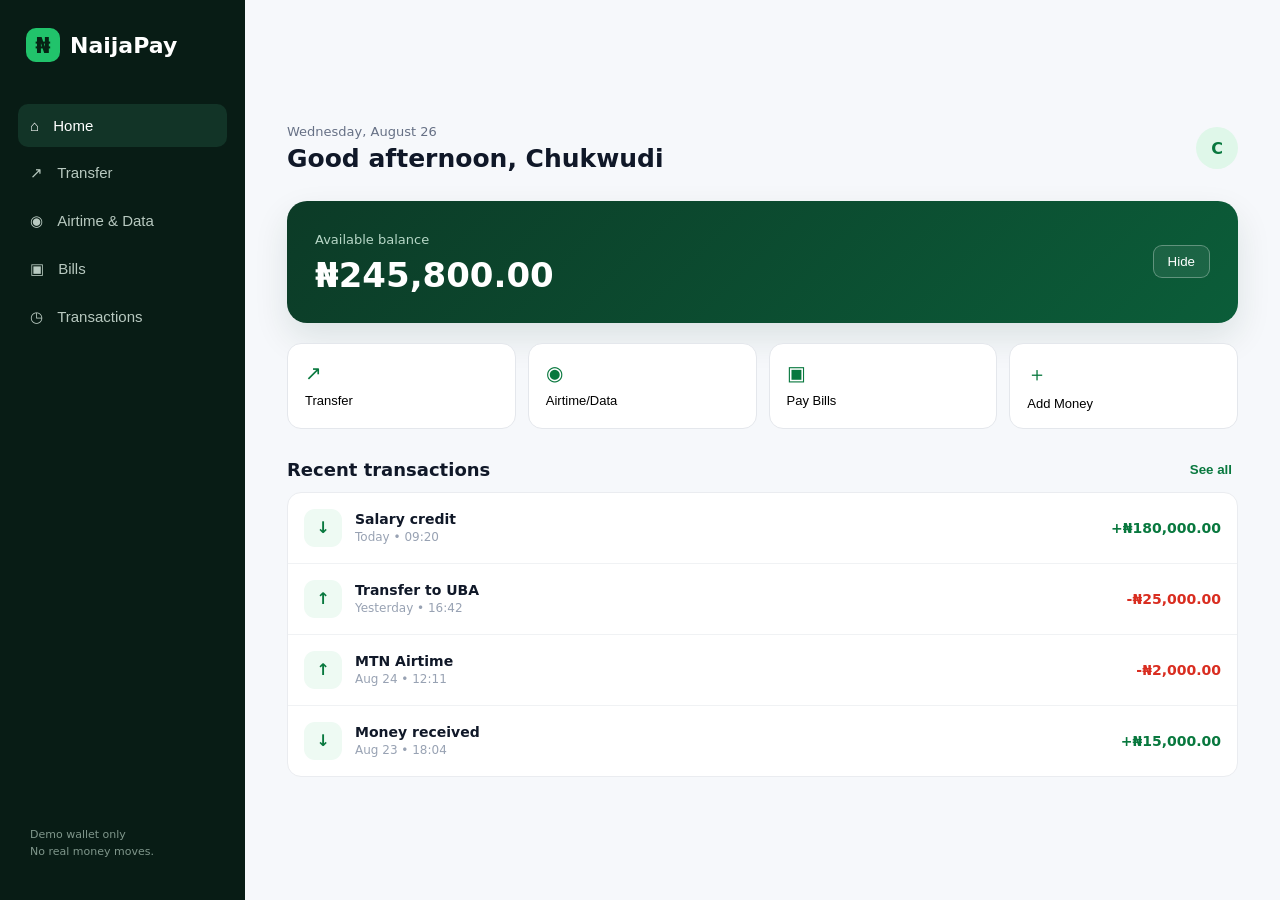
<file: index.html>
<!doctype html>
<html lang="en">
<head>
  <meta charset="UTF-8" />
  <meta name="viewport" content="width=device-width, initial-scale=1.0" />
  <title>NaijaPay — Nigerian Banking Demo</title>
  <link rel="stylesheet" href="styles.css" />
</head>
<body>
  <div class="app-shell">
    <aside class="sidebar">
      <div class="brand"><span class="brand-mark">₦</span><span>NaijaPay</span></div>
      <nav>
        <button class="nav-item active" data-page="home">⌂ <span>Home</span></button>
        <button class="nav-item" data-page="transfer">↗ <span>Transfer</span></button>
        <button class="nav-item" data-page="airtime">◉ <span>Airtime & Data</span></button>
        <button class="nav-item" data-page="bills">▣ <span>Bills</span></button>
        <button class="nav-item" data-page="history">◷ <span>Transactions</span></button>
      </nav>
      <div class="sidebar-note">Demo wallet only<br />No real money moves.</div>
    </aside>

    <main class="main">
      <header class="topbar">
        <div><p class="eyebrow">Wednesday, August 26</p><h1 id="pageTitle">Good afternoon, Chukwudi</h1></div>
        <div class="avatar">C</div>
      </header>

      <section id="home" class="page active-page">
        <div class="balance-card">
          <div><span class="muted">Available balance</span><div class="balance" id="balance">₦245,800.00</div></div>
          <button class="ghost" id="toggleBalance">Hide</button>
        </div>
        <div class="quick-actions">
          <button class="action" data-page="transfer"><b>↗</b><span>Transfer</span></button>
          <button class="action" data-page="airtime"><b>◉</b><span>Airtime/Data</span></button>
          <button class="action" data-page="bills"><b>▣</b><span>Pay Bills</span></button>
          <button class="action" id="addMoney"><b>＋</b><span>Add Money</span></button>
        </div>
        <div class="section-head"><h2>Recent transactions</h2><button class="link" data-page="history">See all</button></div>
        <div class="transactions" id="recentTransactions"></div>
      </section>

      <section id="transfer" class="page">
        <div class="panel form-panel">
          <h2>Send money</h2><p class="muted">Transfer to a Nigerian bank account.</p>
          <form id="transferForm">
            <label>Bank<select id="bank" required><option value="">Select bank</option><option>Access Bank</option><option>GTBank</option><option>First Bank</option><option>UBA</option><option>Zenith Bank</option><option>OPay</option><option>Kuda</option><option>Palmpay</option></select></label>
            <label>Account number<input id="account" inputmode="numeric" maxlength="10" placeholder="0123456789" required /></label>
            <label>Amount<input id="amount" type="number" min="100" step="100" placeholder="₦0.00" required /></label>
            <label>Description<input id="description" maxlength="50" placeholder="What is this for?" /></label>
            <button class="primary" type="submit">Continue transfer</button>
          </form>
        </div>
      </section>

      <section id="airtime" class="page">
        <div class="panel form-panel">
          <h2>Airtime & Data</h2><p class="muted">Top up Nigerian mobile networks.</p>
          <form id="airtimeForm">
            <label>Network<select id="network" required><option>MTN</option><option>Airtel</option><option>Glo</option><option>9mobile</option></select></label>
            <label>Phone number<input id="phone" inputmode="tel" maxlength="11" placeholder="08012345678" required /></label>
            <label>Type<select id="topupType"><option>Airtime</option><option>Data — 1GB</option><option>Data — 2GB</option><option>Data — 5GB</option></select></label>
            <label>Amount<input id="topupAmount" type="number" min="100" step="50" placeholder="₦1,000" required /></label>
            <button class="primary" type="submit">Buy now</button>
          </form>
        </div>
      </section>

      <section id="bills" class="page">
        <div class="panel form-panel">
          <h2>Pay bills</h2><p class="muted">A demo interface for common Nigerian bills.</p>
          <form id="billForm">
            <label>Bill type<select id="billType"><option>Electricity — EEDC</option><option>Electricity — AEDC</option><option>Electricity — IKEDC</option><option>TV — DStv</option><option>TV — GOtv</option><option>Internet</option></select></label>
            <label>Customer / Meter number<input id="customer" inputmode="numeric" placeholder="Enter reference number" required /></label>
            <label>Amount<input id="billAmount" type="number" min="100" step="100" placeholder="₦5,000" required /></label>
            <button class="primary" type="submit">Pay bill</button>
          </form>
        </div>
      </section>

      <section id="history" class="page">
        <div class="section-head"><h2>Transaction history</h2></div>
        <div class="transactions" id="allTransactions"></div>
      </section>
    </main>
  </div>
  <div id="toast" class="toast"></div>
  <script src="app.js"></script>
</body>
</html>
</file>
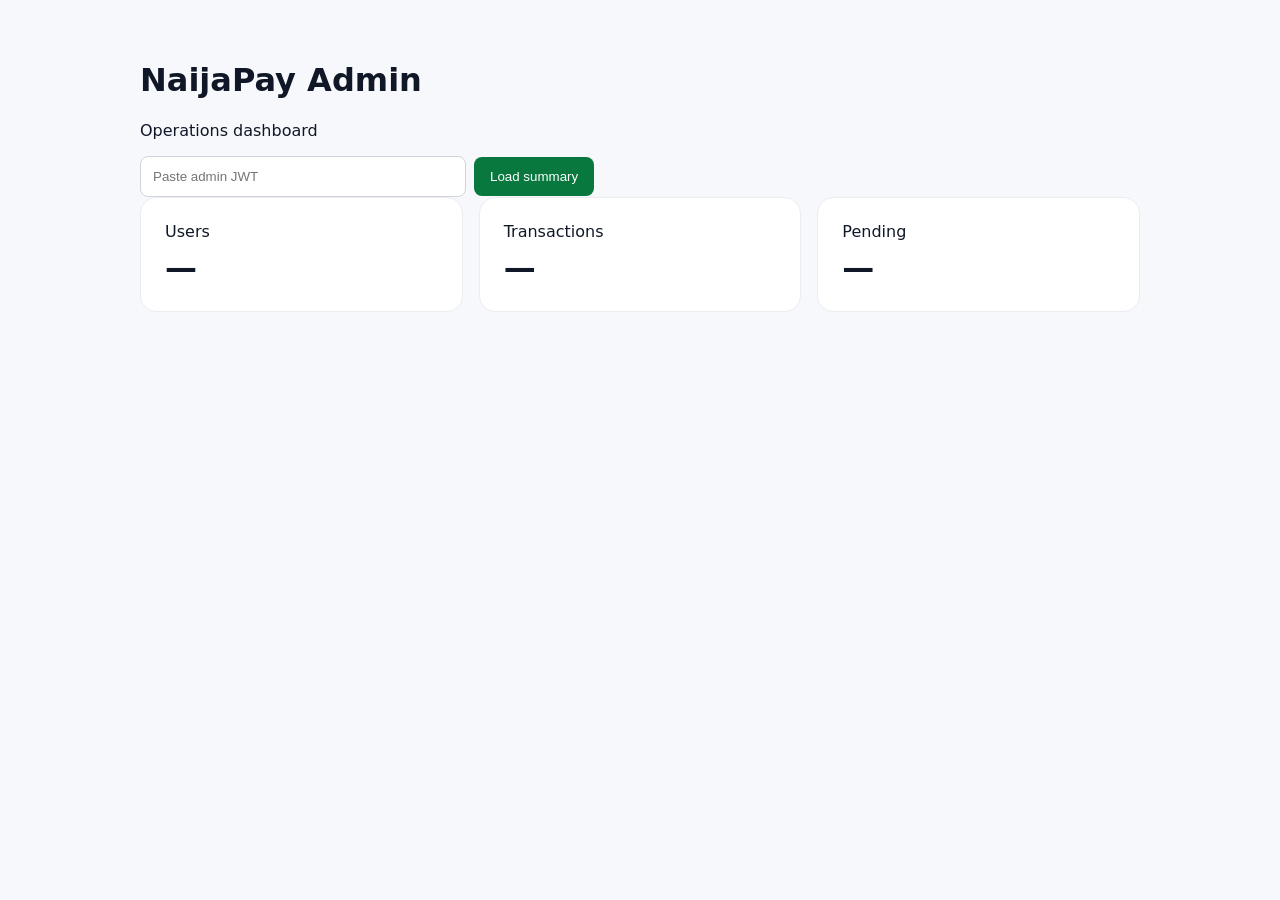
<file: admin/index.html>
<!doctype html><html lang="en"><head><meta charset="UTF-8"><meta name="viewport" content="width=device-width,initial-scale=1"><title>NaijaPay Admin</title><style>body{font-family:system-ui;margin:0;background:#f6f8fb;color:#101828}.wrap{max-width:1000px;margin:auto;padding:40px 20px}.cards{display:grid;grid-template-columns:repeat(3,1fr);gap:16px}.card{background:white;border:1px solid #eaecf0;border-radius:16px;padding:24px}.num{font-size:32px;font-weight:800;margin-top:8px}button{padding:12px 16px;border:0;border-radius:8px;background:#08783e;color:#fff;cursor:pointer}input{padding:12px;border:1px solid #d0d5dd;border-radius:8px;width:300px;margin-right:8px}@media(max-width:700px){.cards{grid-template-columns:1fr}input{width:calc(100% - 20px);margin:8px 0}}</style></head><body><div class="wrap"><h1>NaijaPay Admin</h1><p>Operations dashboard</p><div><input id="token" placeholder="Paste admin JWT"><button onclick="load()">Load summary</button></div><div class="cards"><div class="card"><div>Users</div><div class="num" id="users">—</div></div><div class="card"><div>Transactions</div><div class="num" id="tx">—</div></div><div class="card"><div>Pending</div><div class="num" id="pending">—</div></div></div><p id="msg"></p></div><script>async function load(){const token=document.getElementById('token').value;try{const r=await fetch('http://localhost:4000/api/admin/summary',{headers:{Authorization:'Bearer '+token}});const d=await r.json();if(!r.ok)throw Error(d.error);users.textContent=d.users;tx.textContent=d.transactions;pending.textContent=d.pending;msg.textContent='Loaded successfully.'}catch(e){msg.textContent=e.message}}</script></body></html>
</file>
<file: styles.css>
:root{font-family:Inter,system-ui,-apple-system,BlinkMacSystemFont,"Segoe UI",sans-serif;color:#101828;background:#f6f8fb;font-synthesis:none}*{box-sizing:border-box}body{margin:0}.app-shell{min-height:100vh;display:flex}.sidebar{width:245px;background:#081c15;color:#fff;padding:28px 18px;display:flex;flex-direction:column}.brand{font-size:22px;font-weight:800;display:flex;gap:10px;align-items:center;margin:0 8px 40px}.brand-mark{display:grid;place-items:center;width:34px;height:34px;border-radius:10px;background:#21c36b;color:#062414}.nav-item{width:100%;border:0;background:transparent;color:#b8c9c0;text-align:left;padding:13px 12px;border-radius:10px;font-size:15px;cursor:pointer;margin:2px 0}.nav-item:hover,.nav-item.active{background:#123427;color:#fff}.nav-item span{margin-left:10px}.sidebar-note{margin-top:auto;font-size:11px;color:#7f968b;line-height:1.5;padding:12px}.main{flex:1;max-width:1100px;margin:auto;padding:30px 42px}.topbar{display:flex;justify-content:space-between;align-items:center;margin-bottom:28px}.eyebrow{margin:0 0 5px;color:#667085;font-size:13px}.topbar h1{font-size:25px;margin:0}.avatar{width:42px;height:42px;border-radius:50%;display:grid;place-items:center;background:#dff7e9;color:#08783e;font-weight:800}.balance-card{background:linear-gradient(135deg,#0c3b27,#0b5d39);color:#fff;border-radius:20px;padding:28px;display:flex;justify-content:space-between;align-items:center;box-shadow:0 15px 35px #0a3a251c}.muted{color:#667085;font-size:13px}.balance-card .muted{color:#b7d7c7}.balance{font-size:34px;font-weight:800;margin-top:7px}.ghost{border:1px solid #ffffff4d;background:#ffffff12;color:#fff;border-radius:9px;padding:8px 14px;cursor:pointer}.quick-actions{display:grid;grid-template-columns:repeat(4,1fr);gap:12px;margin:20px 0 30px}.action{border:1px solid #e4e7ec;background:#fff;border-radius:14px;padding:17px;display:flex;flex-direction:column;gap:8px;align-items:flex-start;cursor:pointer;font-size:13px}.action b{font-size:20px;color:#08783e}.section-head{display:flex;justify-content:space-between;align-items:center;margin:22px 0 12px}.section-head h2,.panel h2{margin:0;font-size:18px}.link{border:0;background:transparent;color:#08783e;font-weight:700;cursor:pointer}.transactions{background:#fff;border:1px solid #eaecf0;border-radius:14px;overflow:hidden}.transaction{display:flex;align-items:center;gap:13px;padding:16px;border-bottom:1px solid #f0f2f4}.transaction:last-child{border-bottom:0}.tx-icon{width:38px;height:38px;border-radius:11px;background:#eefaf3;color:#08783e;display:grid;place-items:center;font-weight:800}.tx-main{flex:1}.tx-title{font-size:14px;font-weight:700}.tx-sub{font-size:12px;color:#98a2b3;margin-top:3px}.tx-amount{font-weight:800;font-size:14px}.negative{color:#d92d20}.positive{color:#08783e}.page{display:none}.active-page{display:block}.panel{background:#fff;border:1px solid #eaecf0;border-radius:16px;padding:28px;max-width:600px}.form-panel p{margin-top:6px;margin-bottom:24px}.form-panel form{display:grid;gap:16px}.form-panel label{font-size:13px;font-weight:700;color:#344054;display:grid;gap:7px}.form-panel input,.form-panel select{width:100%;border:1px solid #d0d5dd;border-radius:9px;padding:12px 13px;font:inherit;outline:none;background:#fff}.form-panel input:focus,.form-panel select:focus{border-color:#0a9d51;box-shadow:0 0 0 3px #0a9d5115}.primary{border:0;background:#0a9d51;color:#fff;border-radius:9px;padding:13px;font-weight:800;cursor:pointer;margin-top:5px}.primary:hover{background:#087f42}.toast{position:fixed;right:25px;bottom:25px;background:#101828;color:#fff;padding:13px 16px;border-radius:10px;box-shadow:0 8px 25px #0003;transform:translateY(90px);opacity:0;transition:.2s}.toast.show{transform:translateY(0);opacity:1}@media(max-width:750px){.sidebar{width:72px;padding:20px 10px}.brand span:last-child,.nav-item span,.sidebar-note{display:none}.brand{margin:0 9px 30px}.main{padding:22px 16px}.topbar h1{font-size:20px}.quick-actions{grid-template-columns:repeat(2,1fr)}.balance{font-size:27px}}
</file>
